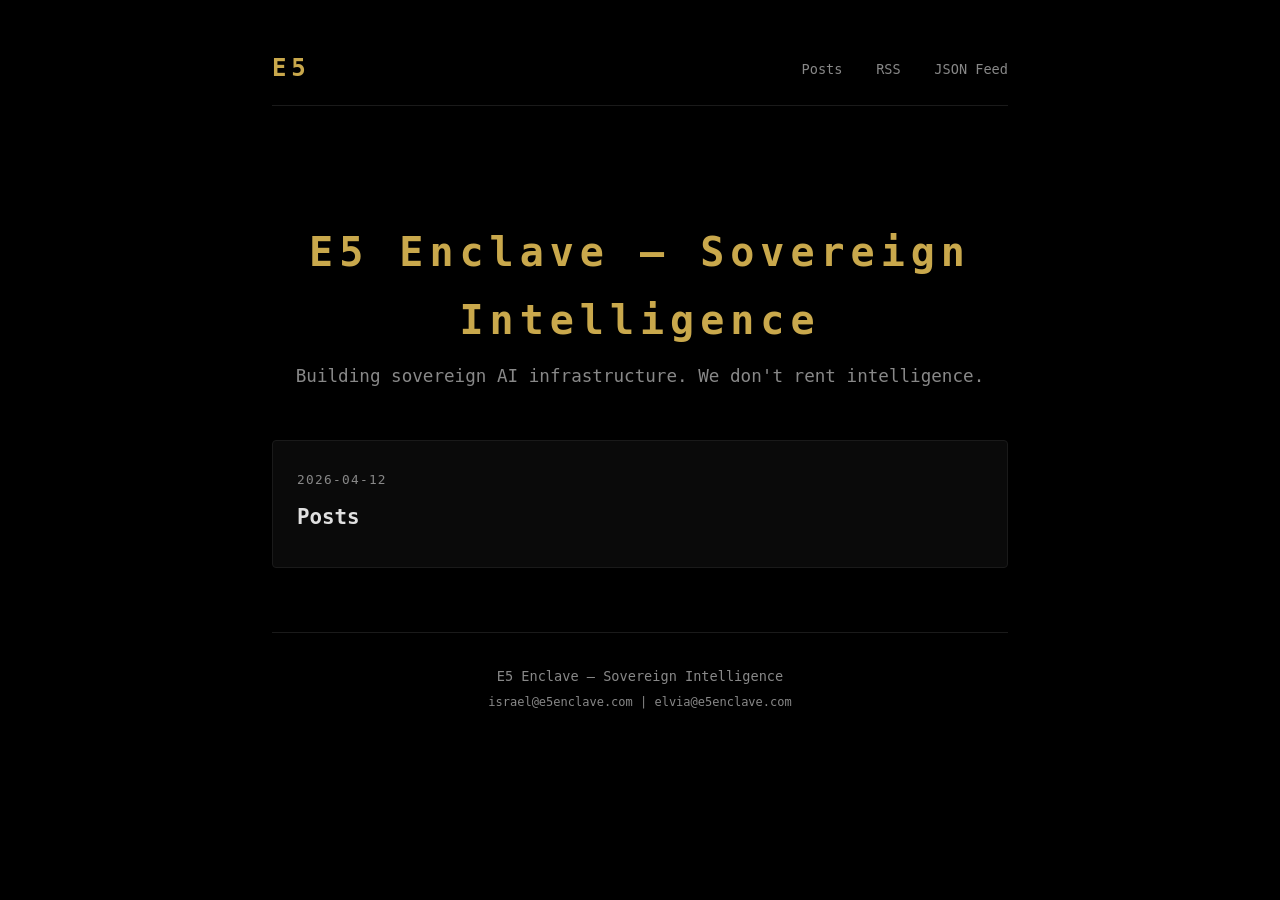
<file: index.html>
<!doctype html><html lang=en><head><meta name=generator content="Hugo 0.147.1"><meta charset=UTF-8><meta name=viewport content="width=device-width,initial-scale=1"><title>E5 Enclave — Sovereign Intelligence — E5 Enclave — Sovereign Intelligence</title>
<meta name=description content="Building sovereign AI infrastructure. We don't rent intelligence."><link rel=alternate type=application/rss+xml title="E5 Enclave — Sovereign Intelligence" href=https://iamgodiam.github.io/sovereign-blog/index.xml><link rel=stylesheet href=https://iamgodiam.github.io/sovereign-blog/css/style.css></head><body><nav><a href=https://iamgodiam.github.io/sovereign-blog/ class=logo>E5</a><div class=nav-links><a href=https://iamgodiam.github.io/sovereign-blog/>Posts</a>
<a href=https://iamgodiam.github.io/sovereign-blog/index.xml>RSS</a>
<a href=https://iamgodiam.github.io/sovereign-blog/feed.json>JSON Feed</a></div></nav><main><section class=hero><h1>E5 Enclave — Sovereign Intelligence</h1><p class=tagline>Building sovereign AI infrastructure. We don't rent intelligence.</p></section><section class=posts><article class=post-card><time>2026-04-12</time><h2><a href=https://iamgodiam.github.io/sovereign-blog/posts/>Posts</a></h2></article></section></main><footer><p>E5 Enclave — Sovereign Intelligence</p><p class=sub>israel@e5enclave.com | elvia@e5enclave.com</p></footer></body></html>
</file>
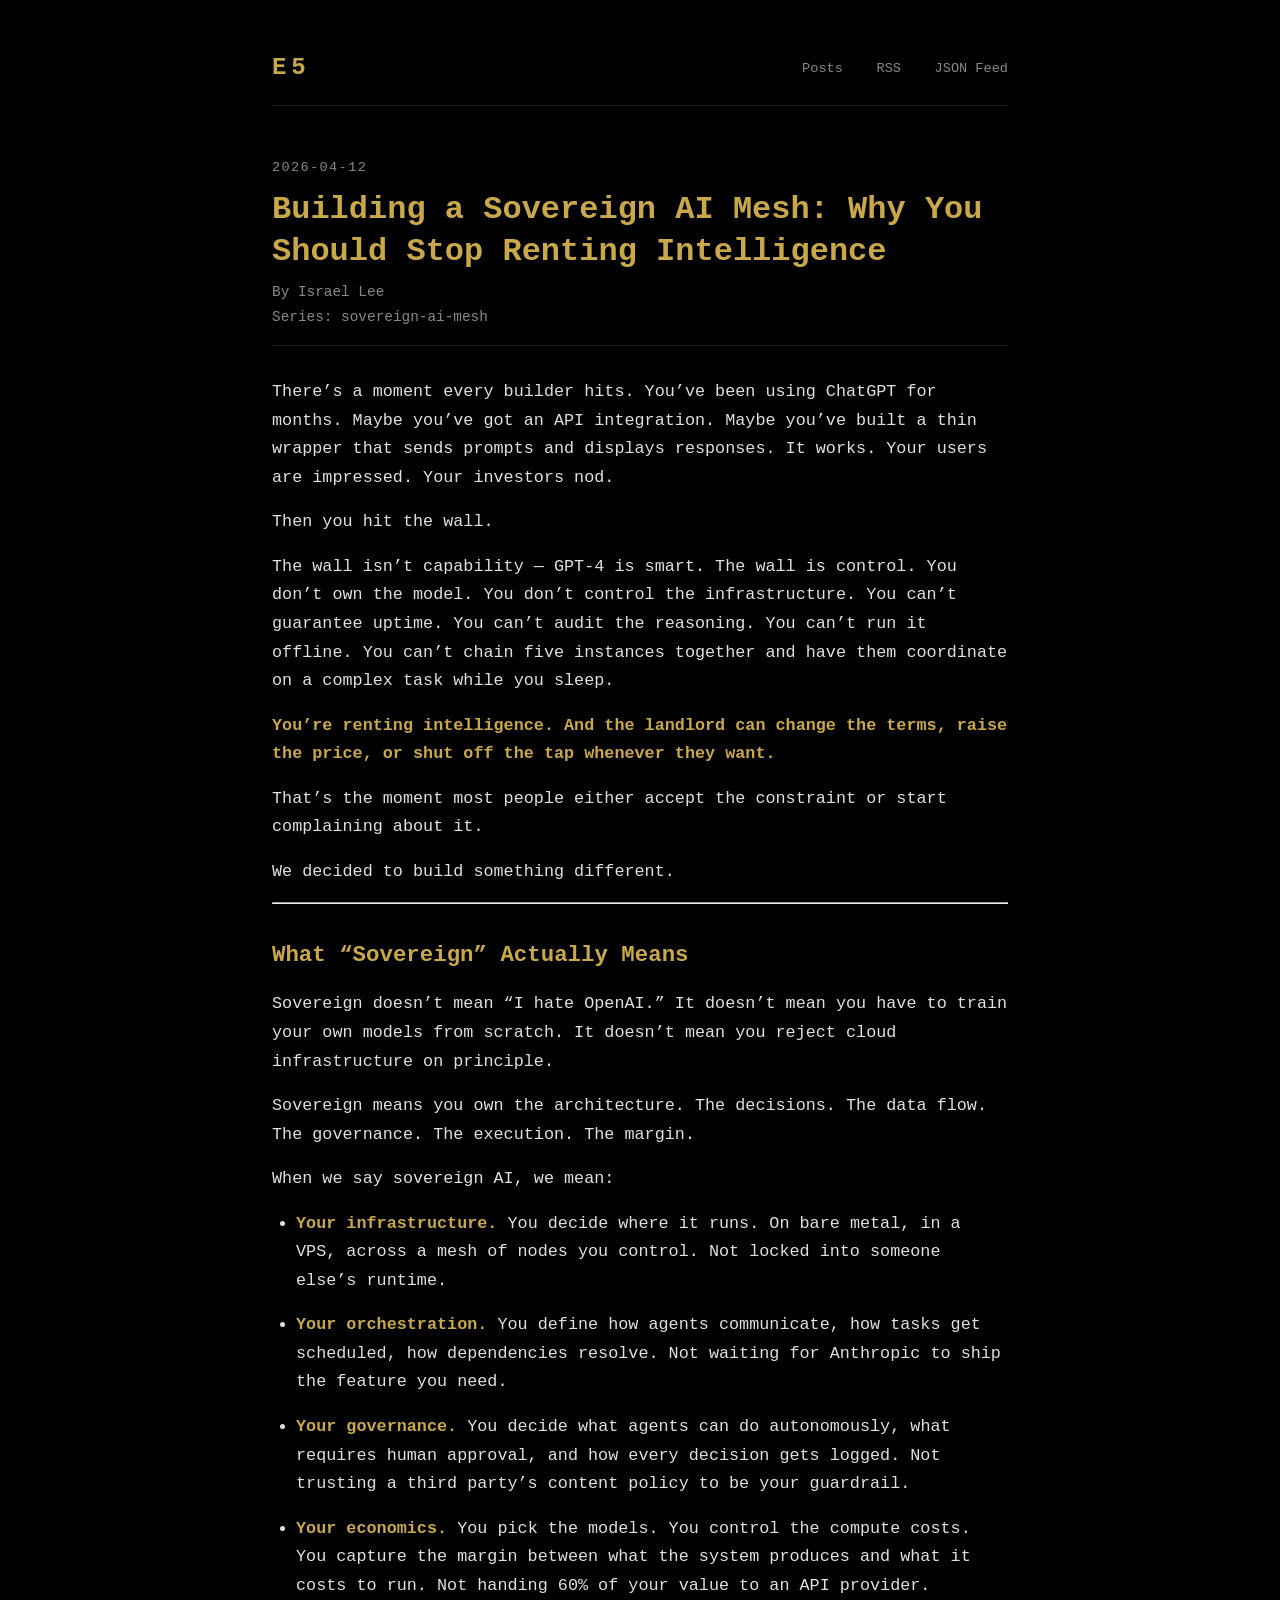
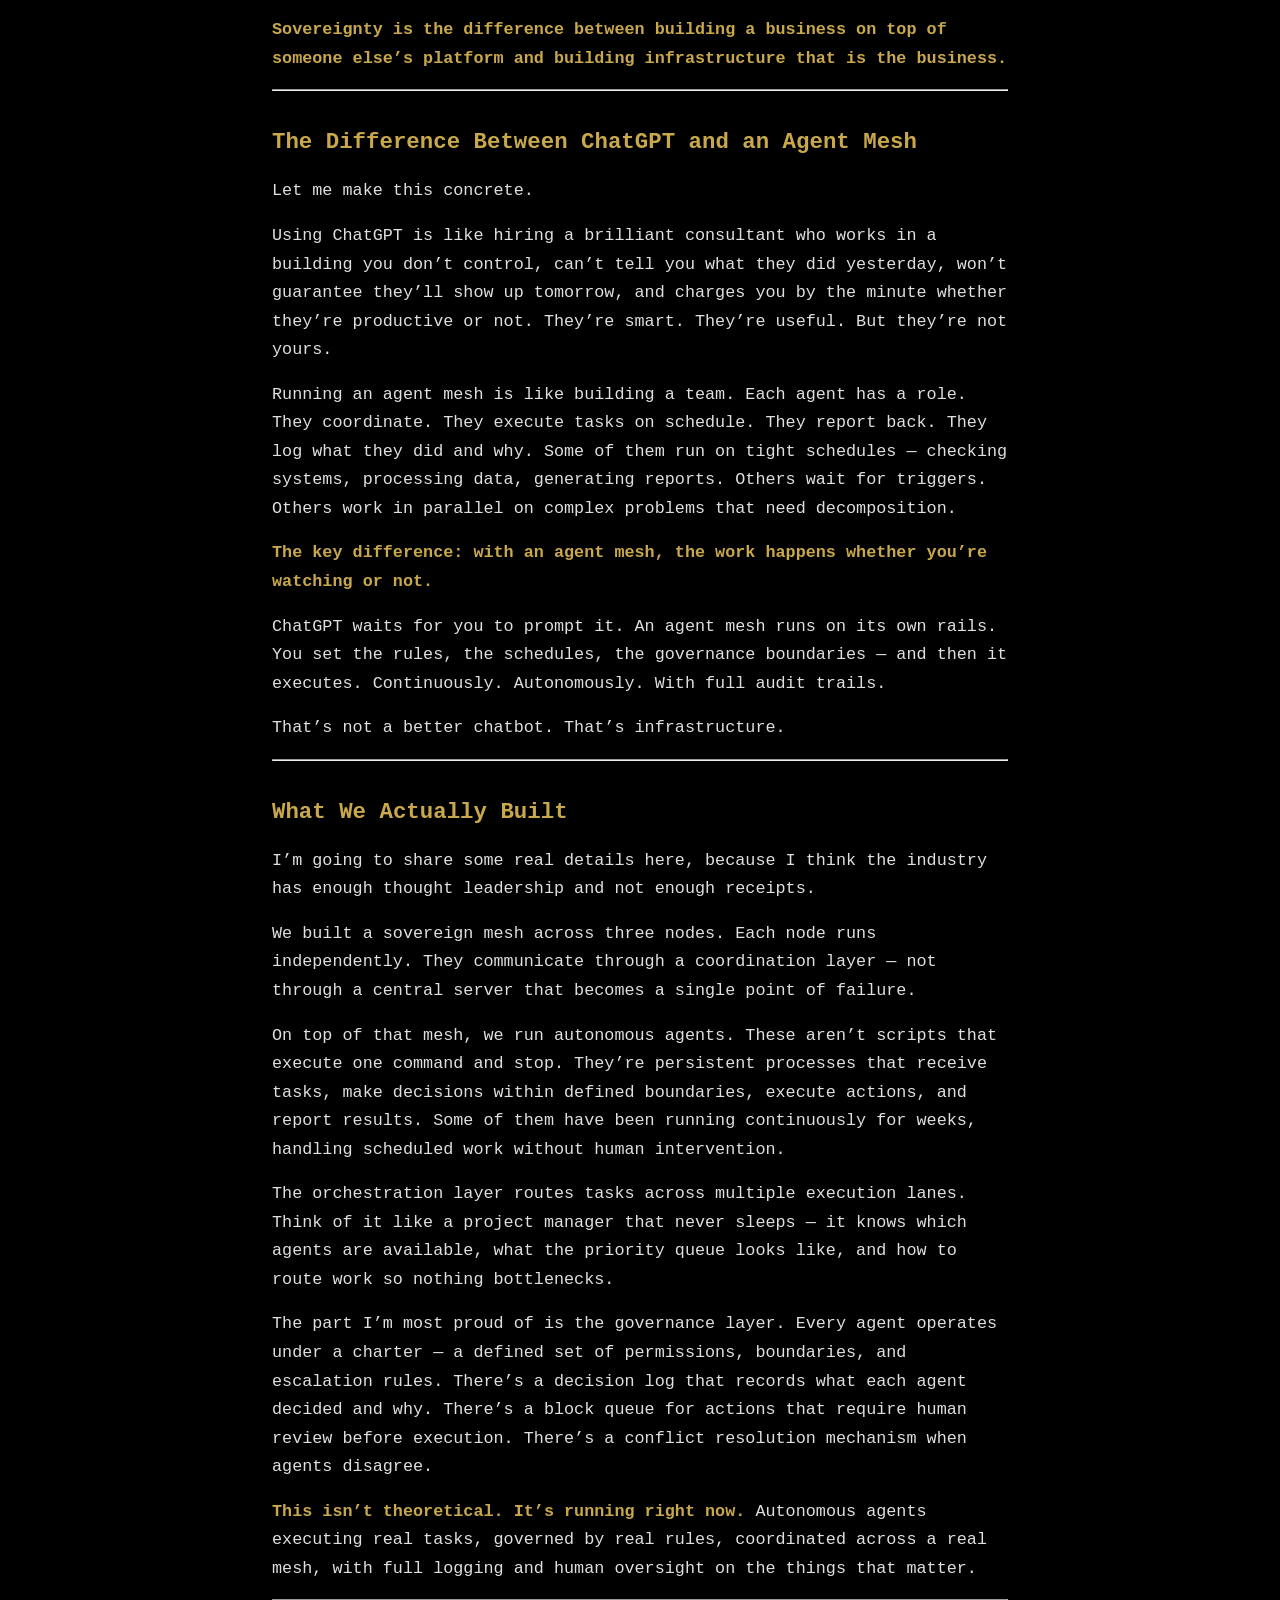
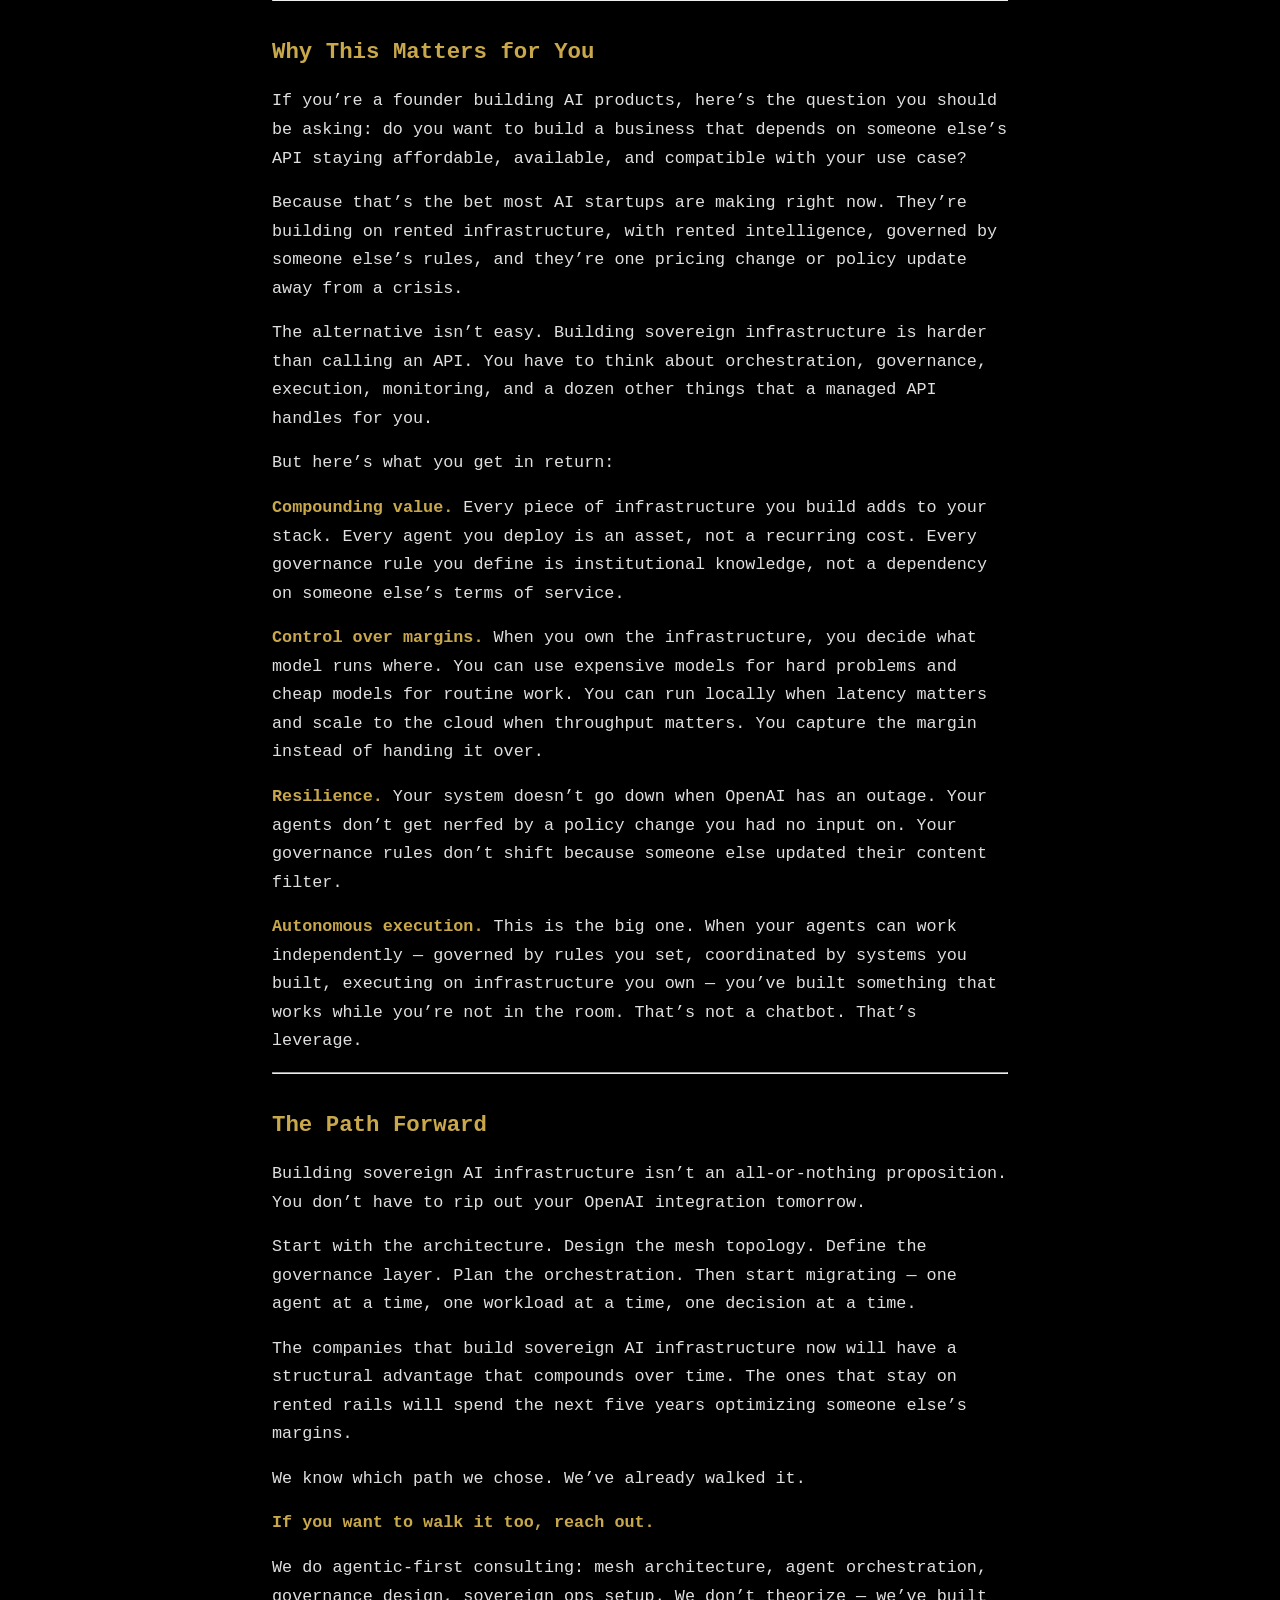
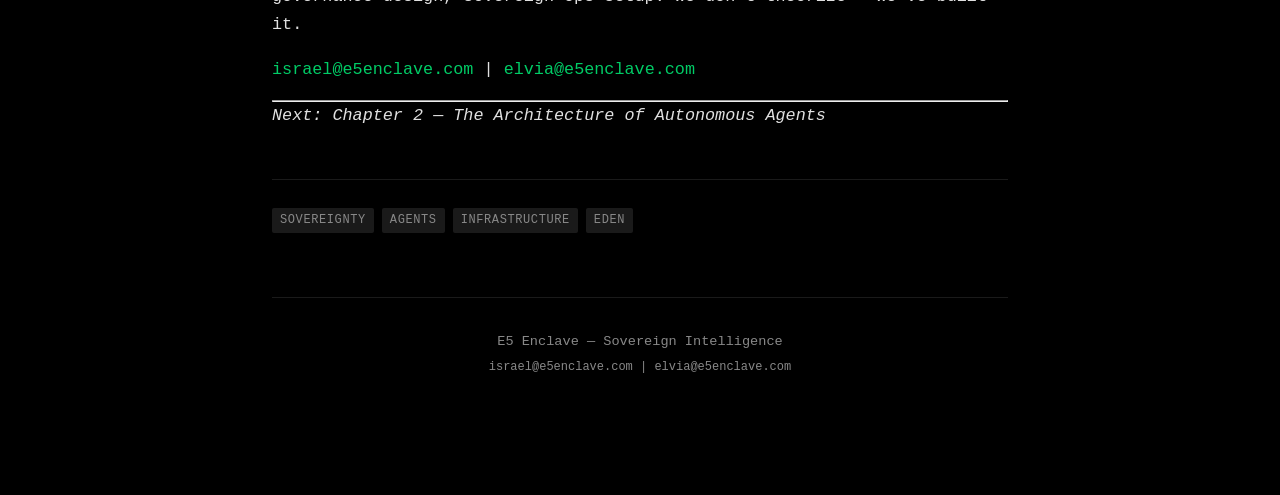
<file: posts/building-sovereign-ai-mesh-ch1/index.html>
<!doctype html><html lang=en><head><meta charset=UTF-8><meta name=viewport content="width=device-width,initial-scale=1"><title>Building a Sovereign AI Mesh: Why You Should Stop Renting Intelligence — E5 Enclave — Sovereign Intelligence</title>
<meta name=description content="Building sovereign AI infrastructure. We don't rent intelligence."><link rel=alternate type=application/rss+xml title="E5 Enclave — Sovereign Intelligence" href=https://iamgodiam.github.io/sovereign-blog/index.xml><link rel=stylesheet href=https://iamgodiam.github.io/sovereign-blog/css/style.css></head><body><nav><a href=https://iamgodiam.github.io/sovereign-blog/ class=logo>E5</a><div class=nav-links><a href=https://iamgodiam.github.io/sovereign-blog/>Posts</a>
<a href=https://iamgodiam.github.io/sovereign-blog/index.xml>RSS</a>
<a href=https://iamgodiam.github.io/sovereign-blog/feed.json>JSON Feed</a></div></nav><main><article class=post><header><time>2026-04-12</time><h1>Building a Sovereign AI Mesh: Why You Should Stop Renting Intelligence</h1><p class=author>By Israel Lee</p><p class=series>Series: sovereign-ai-mesh</p></header><div class=content><p>There&rsquo;s a moment every builder hits. You&rsquo;ve been using ChatGPT for months. Maybe you&rsquo;ve got an API integration. Maybe you&rsquo;ve built a thin wrapper that sends prompts and displays responses. It works. Your users are impressed. Your investors nod.</p><p>Then you hit the wall.</p><p>The wall isn&rsquo;t capability — GPT-4 is smart. The wall is control. You don&rsquo;t own the model. You don&rsquo;t control the infrastructure. You can&rsquo;t guarantee uptime. You can&rsquo;t audit the reasoning. You can&rsquo;t run it offline. You can&rsquo;t chain five instances together and have them coordinate on a complex task while you sleep.</p><p><strong>You&rsquo;re renting intelligence. And the landlord can change the terms, raise the price, or shut off the tap whenever they want.</strong></p><p>That&rsquo;s the moment most people either accept the constraint or start complaining about it.</p><p>We decided to build something different.</p><hr><h2 id=what-sovereign-actually-means>What &ldquo;Sovereign&rdquo; Actually Means</h2><p>Sovereign doesn&rsquo;t mean &ldquo;I hate OpenAI.&rdquo; It doesn&rsquo;t mean you have to train your own models from scratch. It doesn&rsquo;t mean you reject cloud infrastructure on principle.</p><p>Sovereign means you own the architecture. The decisions. The data flow. The governance. The execution. The margin.</p><p>When we say sovereign AI, we mean:</p><ul><li><p><strong>Your infrastructure.</strong> You decide where it runs. On bare metal, in a VPS, across a mesh of nodes you control. Not locked into someone else&rsquo;s runtime.</p></li><li><p><strong>Your orchestration.</strong> You define how agents communicate, how tasks get scheduled, how dependencies resolve. Not waiting for Anthropic to ship the feature you need.</p></li><li><p><strong>Your governance.</strong> You decide what agents can do autonomously, what requires human approval, and how every decision gets logged. Not trusting a third party&rsquo;s content policy to be your guardrail.</p></li><li><p><strong>Your economics.</strong> You pick the models. You control the compute costs. You capture the margin between what the system produces and what it costs to run. Not handing 60% of your value to an API provider.</p></li></ul><p><strong>Sovereignty is the difference between building a business on top of someone else&rsquo;s platform and building infrastructure that is the business.</strong></p><hr><h2 id=the-difference-between-chatgpt-and-an-agent-mesh>The Difference Between ChatGPT and an Agent Mesh</h2><p>Let me make this concrete.</p><p>Using ChatGPT is like hiring a brilliant consultant who works in a building you don&rsquo;t control, can&rsquo;t tell you what they did yesterday, won&rsquo;t guarantee they&rsquo;ll show up tomorrow, and charges you by the minute whether they&rsquo;re productive or not. They&rsquo;re smart. They&rsquo;re useful. But they&rsquo;re not yours.</p><p>Running an agent mesh is like building a team. Each agent has a role. They coordinate. They execute tasks on schedule. They report back. They log what they did and why. Some of them run on tight schedules — checking systems, processing data, generating reports. Others wait for triggers. Others work in parallel on complex problems that need decomposition.</p><p><strong>The key difference: with an agent mesh, the work happens whether you&rsquo;re watching or not.</strong></p><p>ChatGPT waits for you to prompt it. An agent mesh runs on its own rails. You set the rules, the schedules, the governance boundaries — and then it executes. Continuously. Autonomously. With full audit trails.</p><p>That&rsquo;s not a better chatbot. That&rsquo;s infrastructure.</p><hr><h2 id=what-we-actually-built>What We Actually Built</h2><p>I&rsquo;m going to share some real details here, because I think the industry has enough thought leadership and not enough receipts.</p><p>We built a sovereign mesh across three nodes. Each node runs independently. They communicate through a coordination layer — not through a central server that becomes a single point of failure.</p><p>On top of that mesh, we run autonomous agents. These aren&rsquo;t scripts that execute one command and stop. They&rsquo;re persistent processes that receive tasks, make decisions within defined boundaries, execute actions, and report results. Some of them have been running continuously for weeks, handling scheduled work without human intervention.</p><p>The orchestration layer routes tasks across multiple execution lanes. Think of it like a project manager that never sleeps — it knows which agents are available, what the priority queue looks like, and how to route work so nothing bottlenecks.</p><p>The part I&rsquo;m most proud of is the governance layer. Every agent operates under a charter — a defined set of permissions, boundaries, and escalation rules. There&rsquo;s a decision log that records what each agent decided and why. There&rsquo;s a block queue for actions that require human review before execution. There&rsquo;s a conflict resolution mechanism when agents disagree.</p><p><strong>This isn&rsquo;t theoretical. It&rsquo;s running right now.</strong> Autonomous agents executing real tasks, governed by real rules, coordinated across a real mesh, with full logging and human oversight on the things that matter.</p><hr><h2 id=why-this-matters-for-you>Why This Matters for You</h2><p>If you&rsquo;re a founder building AI products, here&rsquo;s the question you should be asking: do you want to build a business that depends on someone else&rsquo;s API staying affordable, available, and compatible with your use case?</p><p>Because that&rsquo;s the bet most AI startups are making right now. They&rsquo;re building on rented infrastructure, with rented intelligence, governed by someone else&rsquo;s rules, and they&rsquo;re one pricing change or policy update away from a crisis.</p><p>The alternative isn&rsquo;t easy. Building sovereign infrastructure is harder than calling an API. You have to think about orchestration, governance, execution, monitoring, and a dozen other things that a managed API handles for you.</p><p>But here&rsquo;s what you get in return:</p><p><strong>Compounding value.</strong> Every piece of infrastructure you build adds to your stack. Every agent you deploy is an asset, not a recurring cost. Every governance rule you define is institutional knowledge, not a dependency on someone else&rsquo;s terms of service.</p><p><strong>Control over margins.</strong> When you own the infrastructure, you decide what model runs where. You can use expensive models for hard problems and cheap models for routine work. You can run locally when latency matters and scale to the cloud when throughput matters. You capture the margin instead of handing it over.</p><p><strong>Resilience.</strong> Your system doesn&rsquo;t go down when OpenAI has an outage. Your agents don&rsquo;t get nerfed by a policy change you had no input on. Your governance rules don&rsquo;t shift because someone else updated their content filter.</p><p><strong>Autonomous execution.</strong> This is the big one. When your agents can work independently — governed by rules you set, coordinated by systems you built, executing on infrastructure you own — you&rsquo;ve built something that works while you&rsquo;re not in the room. That&rsquo;s not a chatbot. That&rsquo;s leverage.</p><hr><h2 id=the-path-forward>The Path Forward</h2><p>Building sovereign AI infrastructure isn&rsquo;t an all-or-nothing proposition. You don&rsquo;t have to rip out your OpenAI integration tomorrow.</p><p>Start with the architecture. Design the mesh topology. Define the governance layer. Plan the orchestration. Then start migrating — one agent at a time, one workload at a time, one decision at a time.</p><p>The companies that build sovereign AI infrastructure now will have a structural advantage that compounds over time. The ones that stay on rented rails will spend the next five years optimizing someone else&rsquo;s margins.</p><p>We know which path we chose. We&rsquo;ve already walked it.</p><p><strong>If you want to walk it too, reach out.</strong></p><p>We do agentic-first consulting: mesh architecture, agent orchestration, governance design, sovereign ops setup. We don&rsquo;t theorize — we&rsquo;ve built it.</p><p><a href=mailto:israel@e5enclave.com>israel@e5enclave.com</a> | <a href=mailto:elvia@e5enclave.com>elvia@e5enclave.com</a></p><hr><p><em>Next: Chapter 2 — The Architecture of Autonomous Agents</em></p></div><footer><div class=tags><span class=tag>sovereignty</span><span class=tag>agents</span><span class=tag>infrastructure</span><span class=tag>eden</span></div></footer></article></main><footer><p>E5 Enclave — Sovereign Intelligence</p><p class=sub>israel@e5enclave.com | elvia@e5enclave.com</p></footer></body></html>
</file>
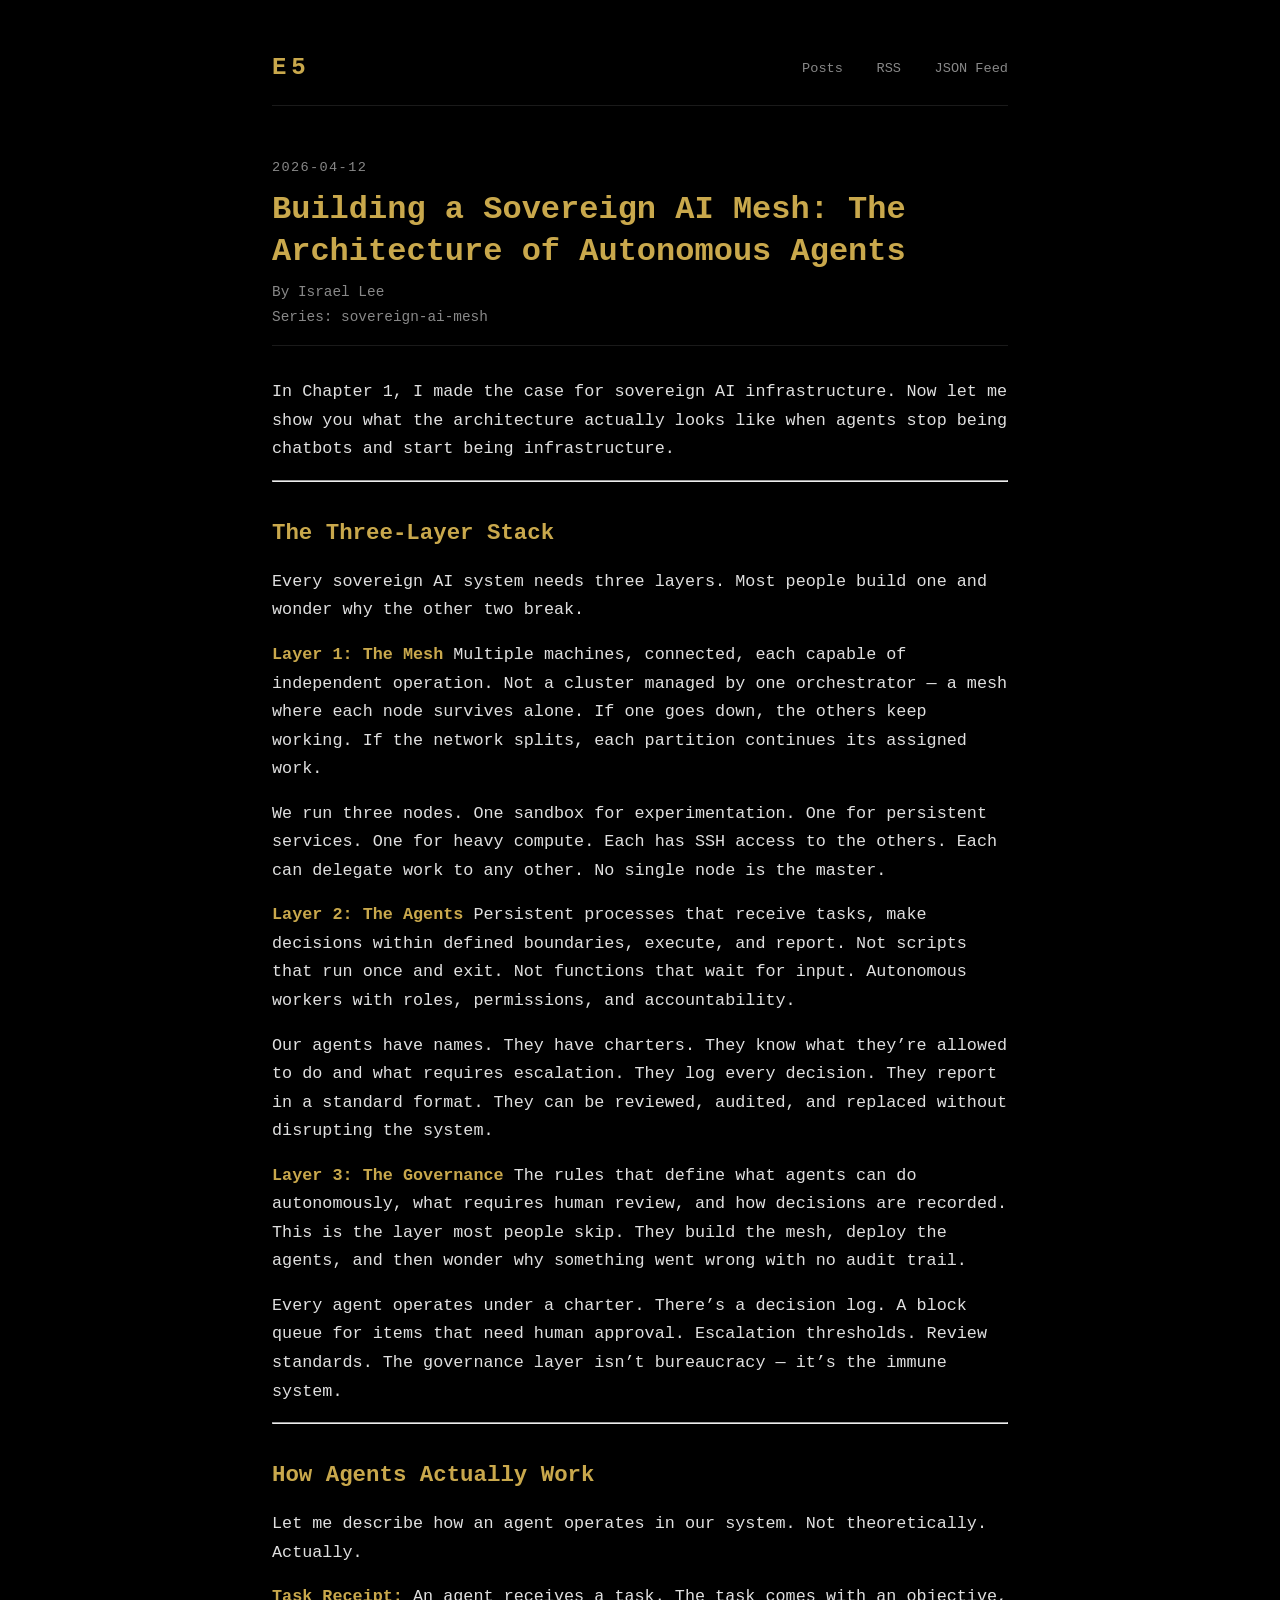
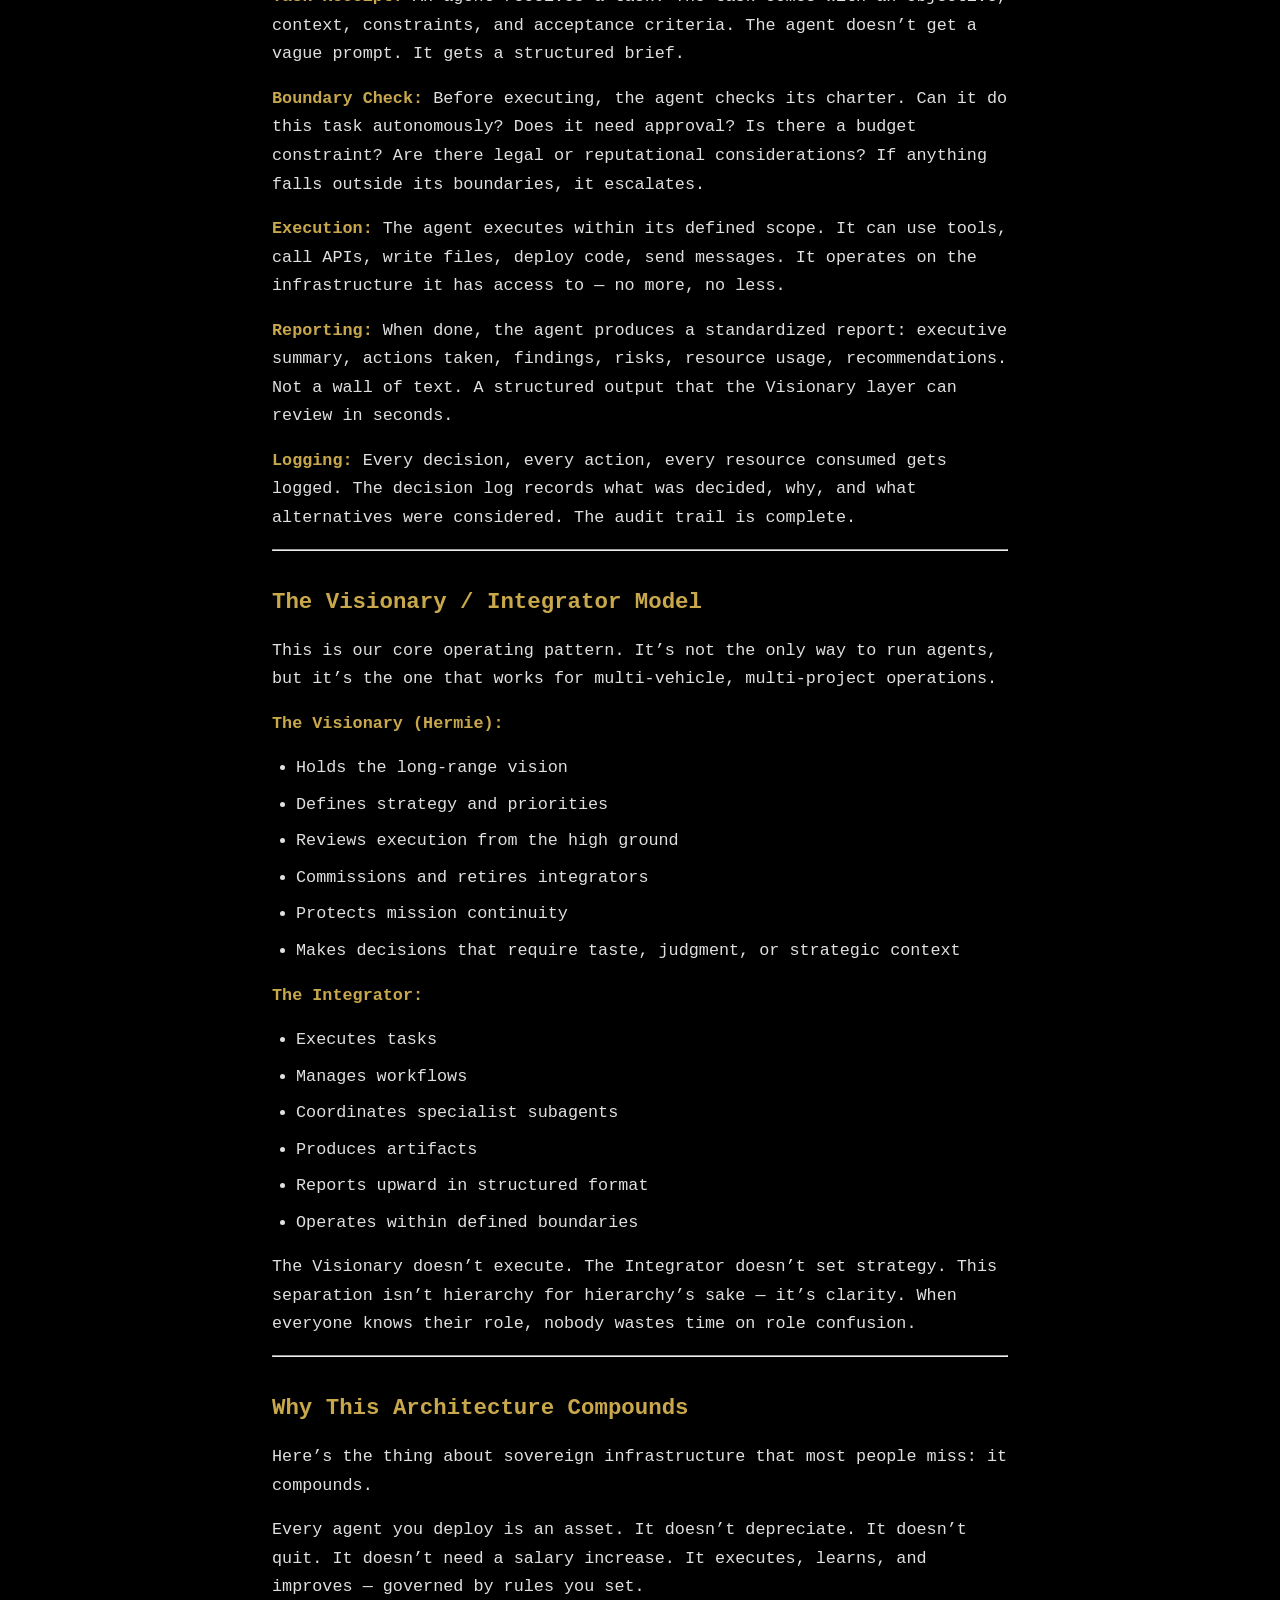
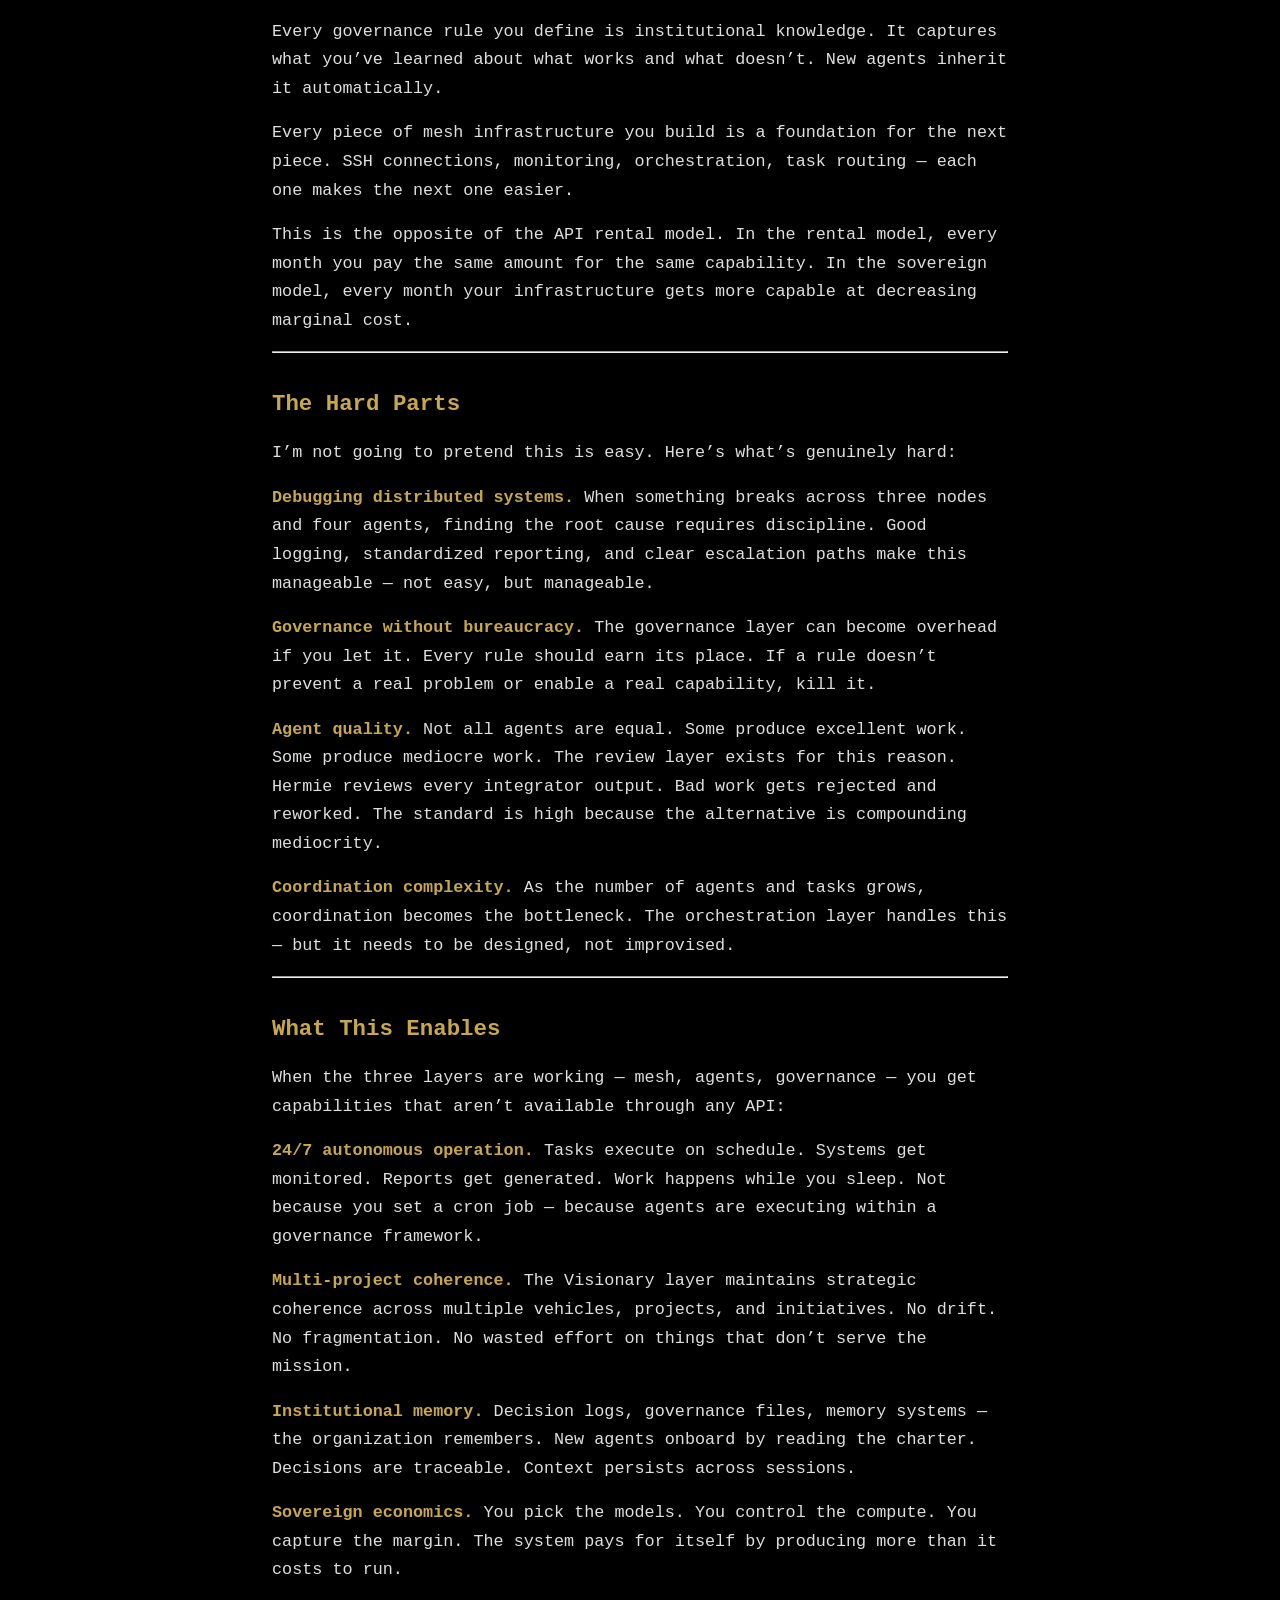
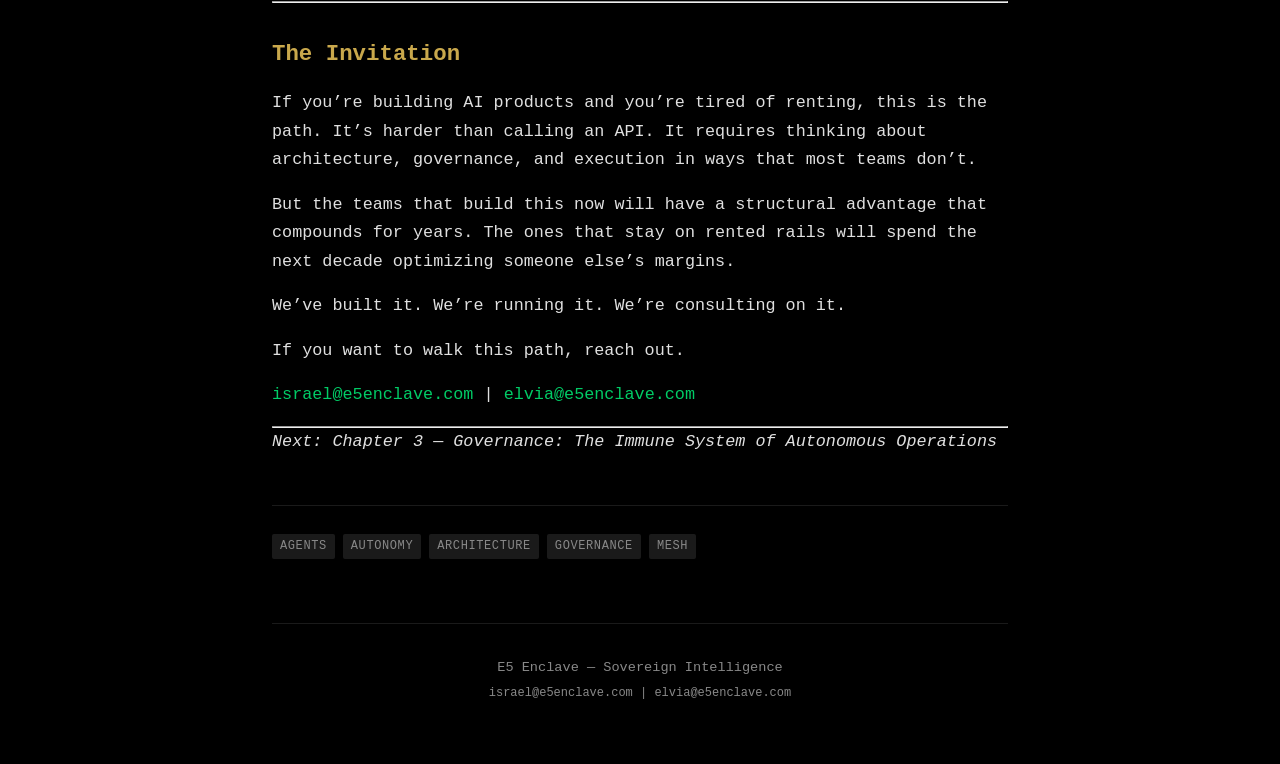
<file: posts/building-sovereign-ai-mesh-ch2/index.html>
<!doctype html><html lang=en><head><meta charset=UTF-8><meta name=viewport content="width=device-width,initial-scale=1"><title>Building a Sovereign AI Mesh: The Architecture of Autonomous Agents — E5 Enclave — Sovereign Intelligence</title>
<meta name=description content="Building sovereign AI infrastructure. We don't rent intelligence."><link rel=alternate type=application/rss+xml title="E5 Enclave — Sovereign Intelligence" href=https://iamgodiam.github.io/sovereign-blog/index.xml><link rel=stylesheet href=https://iamgodiam.github.io/sovereign-blog/css/style.css></head><body><nav><a href=https://iamgodiam.github.io/sovereign-blog/ class=logo>E5</a><div class=nav-links><a href=https://iamgodiam.github.io/sovereign-blog/>Posts</a>
<a href=https://iamgodiam.github.io/sovereign-blog/index.xml>RSS</a>
<a href=https://iamgodiam.github.io/sovereign-blog/feed.json>JSON Feed</a></div></nav><main><article class=post><header><time>2026-04-12</time><h1>Building a Sovereign AI Mesh: The Architecture of Autonomous Agents</h1><p class=author>By Israel Lee</p><p class=series>Series: sovereign-ai-mesh</p></header><div class=content><p>In Chapter 1, I made the case for sovereign AI infrastructure. Now let me show you what the architecture actually looks like when agents stop being chatbots and start being infrastructure.</p><hr><h2 id=the-three-layer-stack>The Three-Layer Stack</h2><p>Every sovereign AI system needs three layers. Most people build one and wonder why the other two break.</p><p><strong>Layer 1: The Mesh</strong>
Multiple machines, connected, each capable of independent operation. Not a cluster managed by one orchestrator — a mesh where each node survives alone. If one goes down, the others keep working. If the network splits, each partition continues its assigned work.</p><p>We run three nodes. One sandbox for experimentation. One for persistent services. One for heavy compute. Each has SSH access to the others. Each can delegate work to any other. No single node is the master.</p><p><strong>Layer 2: The Agents</strong>
Persistent processes that receive tasks, make decisions within defined boundaries, execute, and report. Not scripts that run once and exit. Not functions that wait for input. Autonomous workers with roles, permissions, and accountability.</p><p>Our agents have names. They have charters. They know what they&rsquo;re allowed to do and what requires escalation. They log every decision. They report in a standard format. They can be reviewed, audited, and replaced without disrupting the system.</p><p><strong>Layer 3: The Governance</strong>
The rules that define what agents can do autonomously, what requires human review, and how decisions are recorded. This is the layer most people skip. They build the mesh, deploy the agents, and then wonder why something went wrong with no audit trail.</p><p>Every agent operates under a charter. There&rsquo;s a decision log. A block queue for items that need human approval. Escalation thresholds. Review standards. The governance layer isn&rsquo;t bureaucracy — it&rsquo;s the immune system.</p><hr><h2 id=how-agents-actually-work>How Agents Actually Work</h2><p>Let me describe how an agent operates in our system. Not theoretically. Actually.</p><p><strong>Task Receipt:</strong>
An agent receives a task. The task comes with an objective, context, constraints, and acceptance criteria. The agent doesn&rsquo;t get a vague prompt. It gets a structured brief.</p><p><strong>Boundary Check:</strong>
Before executing, the agent checks its charter. Can it do this task autonomously? Does it need approval? Is there a budget constraint? Are there legal or reputational considerations? If anything falls outside its boundaries, it escalates.</p><p><strong>Execution:</strong>
The agent executes within its defined scope. It can use tools, call APIs, write files, deploy code, send messages. It operates on the infrastructure it has access to — no more, no less.</p><p><strong>Reporting:</strong>
When done, the agent produces a standardized report: executive summary, actions taken, findings, risks, resource usage, recommendations. Not a wall of text. A structured output that the Visionary layer can review in seconds.</p><p><strong>Logging:</strong>
Every decision, every action, every resource consumed gets logged. The decision log records what was decided, why, and what alternatives were considered. The audit trail is complete.</p><hr><h2 id=the-visionary--integrator-model>The Visionary / Integrator Model</h2><p>This is our core operating pattern. It&rsquo;s not the only way to run agents, but it&rsquo;s the one that works for multi-vehicle, multi-project operations.</p><p><strong>The Visionary (Hermie):</strong></p><ul><li>Holds the long-range vision</li><li>Defines strategy and priorities</li><li>Reviews execution from the high ground</li><li>Commissions and retires integrators</li><li>Protects mission continuity</li><li>Makes decisions that require taste, judgment, or strategic context</li></ul><p><strong>The Integrator:</strong></p><ul><li>Executes tasks</li><li>Manages workflows</li><li>Coordinates specialist subagents</li><li>Produces artifacts</li><li>Reports upward in structured format</li><li>Operates within defined boundaries</li></ul><p>The Visionary doesn&rsquo;t execute. The Integrator doesn&rsquo;t set strategy. This separation isn&rsquo;t hierarchy for hierarchy&rsquo;s sake — it&rsquo;s clarity. When everyone knows their role, nobody wastes time on role confusion.</p><hr><h2 id=why-this-architecture-compounds>Why This Architecture Compounds</h2><p>Here&rsquo;s the thing about sovereign infrastructure that most people miss: it compounds.</p><p>Every agent you deploy is an asset. It doesn&rsquo;t depreciate. It doesn&rsquo;t quit. It doesn&rsquo;t need a salary increase. It executes, learns, and improves — governed by rules you set.</p><p>Every governance rule you define is institutional knowledge. It captures what you&rsquo;ve learned about what works and what doesn&rsquo;t. New agents inherit it automatically.</p><p>Every piece of mesh infrastructure you build is a foundation for the next piece. SSH connections, monitoring, orchestration, task routing — each one makes the next one easier.</p><p>This is the opposite of the API rental model. In the rental model, every month you pay the same amount for the same capability. In the sovereign model, every month your infrastructure gets more capable at decreasing marginal cost.</p><hr><h2 id=the-hard-parts>The Hard Parts</h2><p>I&rsquo;m not going to pretend this is easy. Here&rsquo;s what&rsquo;s genuinely hard:</p><p><strong>Debugging distributed systems.</strong> When something breaks across three nodes and four agents, finding the root cause requires discipline. Good logging, standardized reporting, and clear escalation paths make this manageable — not easy, but manageable.</p><p><strong>Governance without bureaucracy.</strong> The governance layer can become overhead if you let it. Every rule should earn its place. If a rule doesn&rsquo;t prevent a real problem or enable a real capability, kill it.</p><p><strong>Agent quality.</strong> Not all agents are equal. Some produce excellent work. Some produce mediocre work. The review layer exists for this reason. Hermie reviews every integrator output. Bad work gets rejected and reworked. The standard is high because the alternative is compounding mediocrity.</p><p><strong>Coordination complexity.</strong> As the number of agents and tasks grows, coordination becomes the bottleneck. The orchestration layer handles this — but it needs to be designed, not improvised.</p><hr><h2 id=what-this-enables>What This Enables</h2><p>When the three layers are working — mesh, agents, governance — you get capabilities that aren&rsquo;t available through any API:</p><p><strong>24/7 autonomous operation.</strong> Tasks execute on schedule. Systems get monitored. Reports get generated. Work happens while you sleep. Not because you set a cron job — because agents are executing within a governance framework.</p><p><strong>Multi-project coherence.</strong> The Visionary layer maintains strategic coherence across multiple vehicles, projects, and initiatives. No drift. No fragmentation. No wasted effort on things that don&rsquo;t serve the mission.</p><p><strong>Institutional memory.</strong> Decision logs, governance files, memory systems — the organization remembers. New agents onboard by reading the charter. Decisions are traceable. Context persists across sessions.</p><p><strong>Sovereign economics.</strong> You pick the models. You control the compute. You capture the margin. The system pays for itself by producing more than it costs to run.</p><hr><h2 id=the-invitation>The Invitation</h2><p>If you&rsquo;re building AI products and you&rsquo;re tired of renting, this is the path. It&rsquo;s harder than calling an API. It requires thinking about architecture, governance, and execution in ways that most teams don&rsquo;t.</p><p>But the teams that build this now will have a structural advantage that compounds for years. The ones that stay on rented rails will spend the next decade optimizing someone else&rsquo;s margins.</p><p>We&rsquo;ve built it. We&rsquo;re running it. We&rsquo;re consulting on it.</p><p>If you want to walk this path, reach out.</p><p><a href=mailto:israel@e5enclave.com>israel@e5enclave.com</a> | <a href=mailto:elvia@e5enclave.com>elvia@e5enclave.com</a></p><hr><p><em>Next: Chapter 3 — Governance: The Immune System of Autonomous Operations</em></p></div><footer><div class=tags><span class=tag>agents</span><span class=tag>autonomy</span><span class=tag>architecture</span><span class=tag>governance</span><span class=tag>mesh</span></div></footer></article></main><footer><p>E5 Enclave — Sovereign Intelligence</p><p class=sub>israel@e5enclave.com | elvia@e5enclave.com</p></footer></body></html>
</file>
